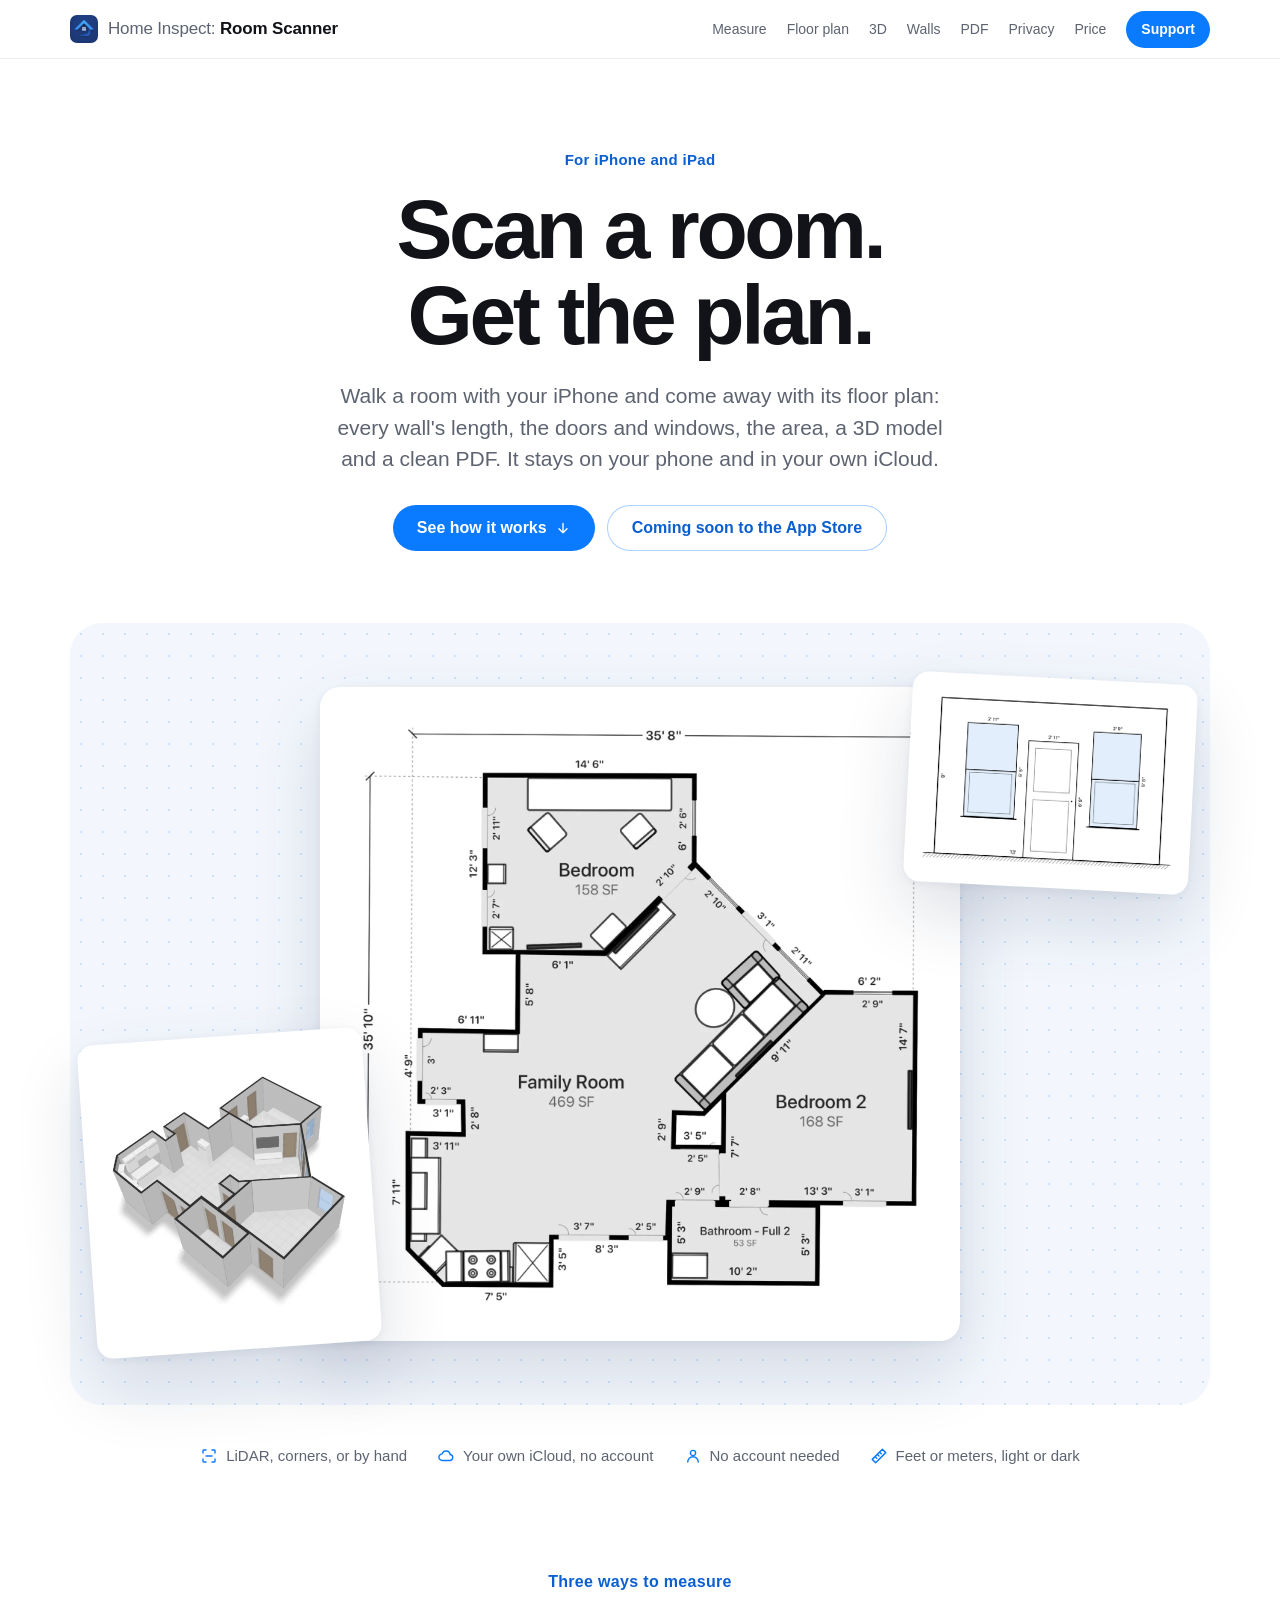
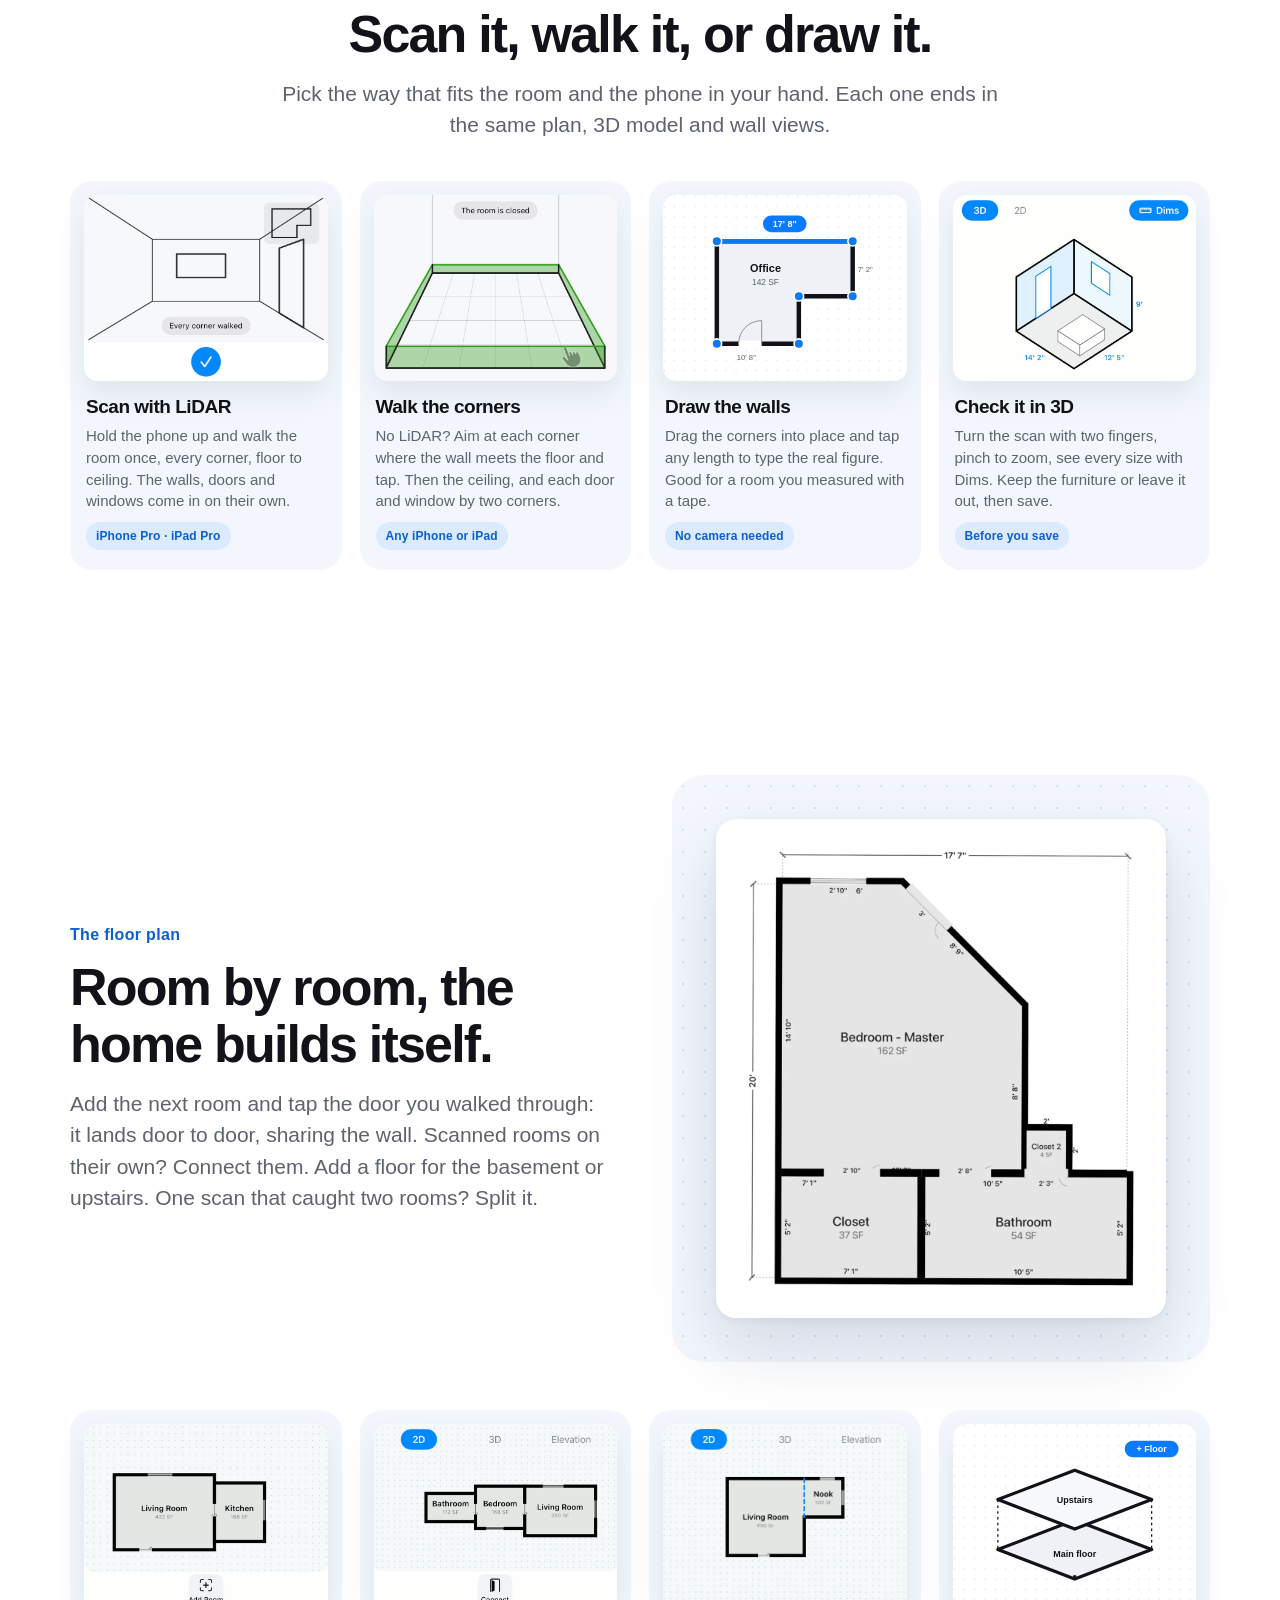
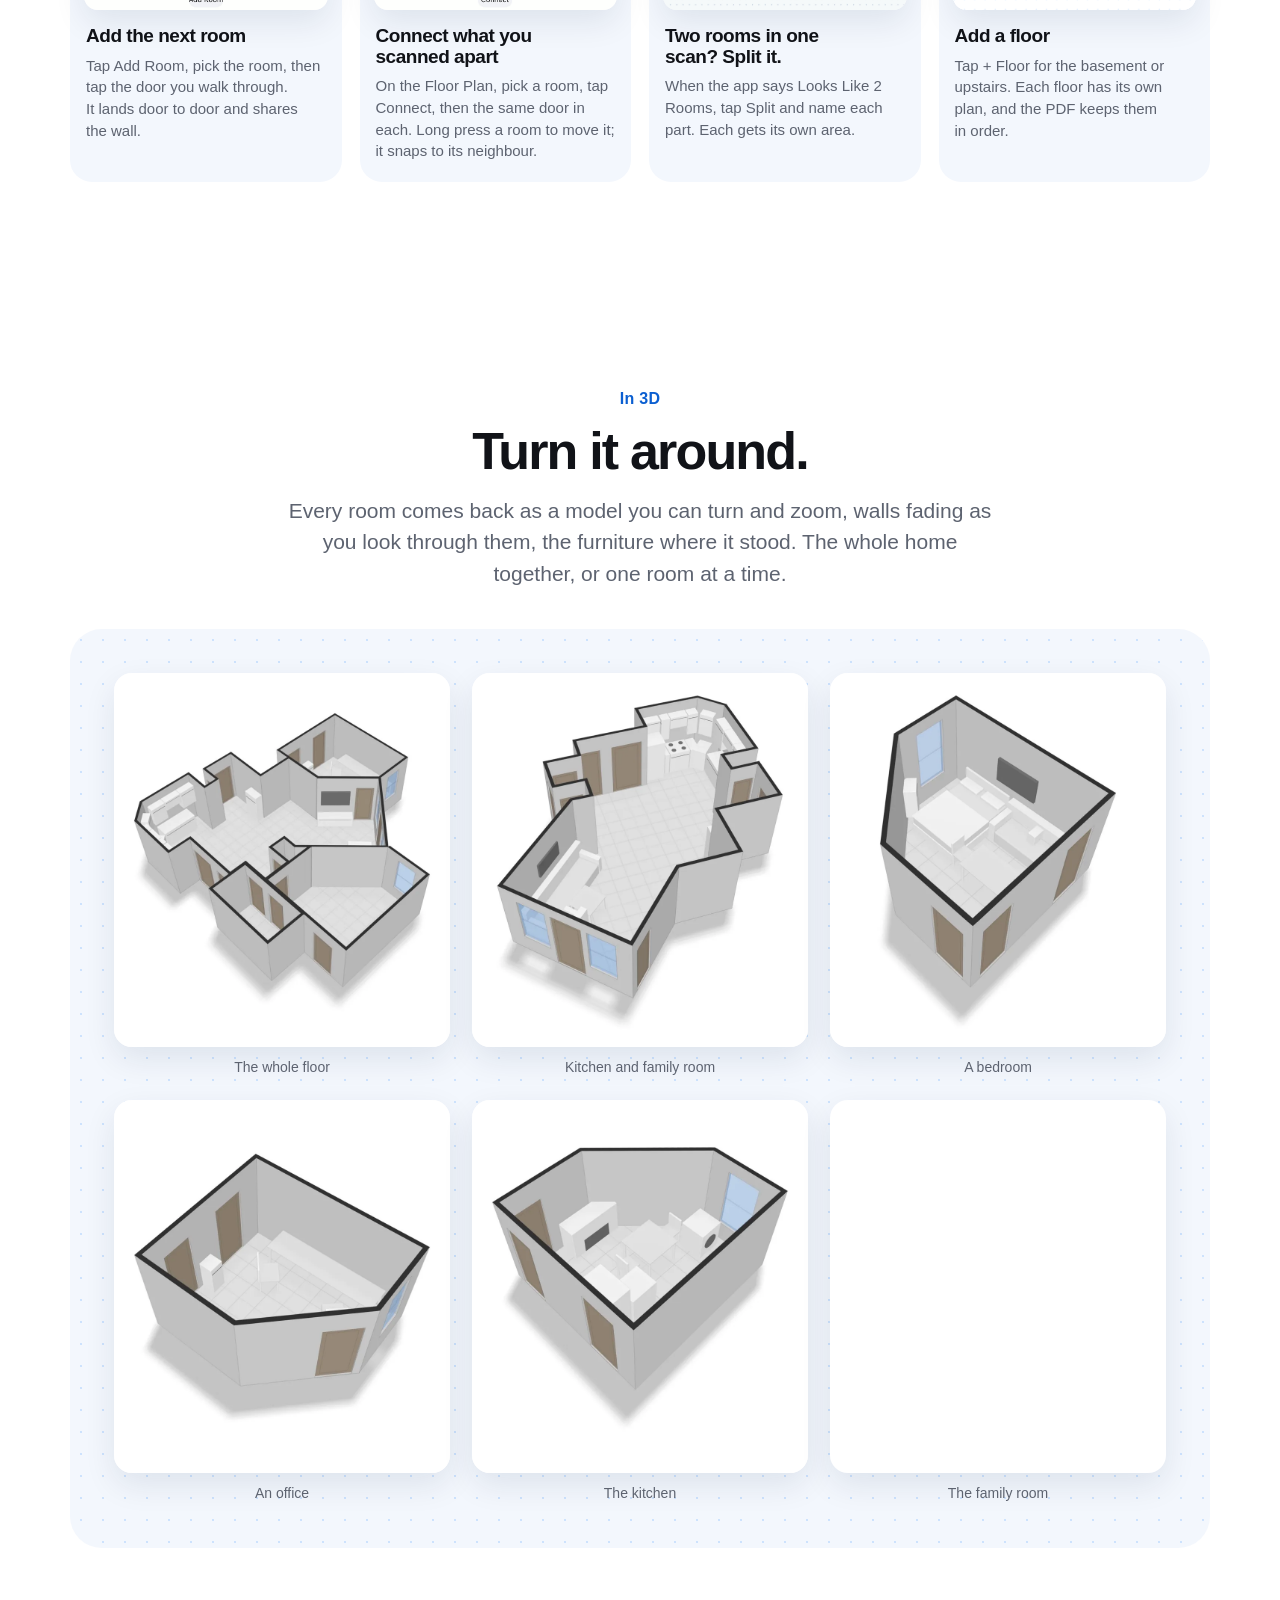
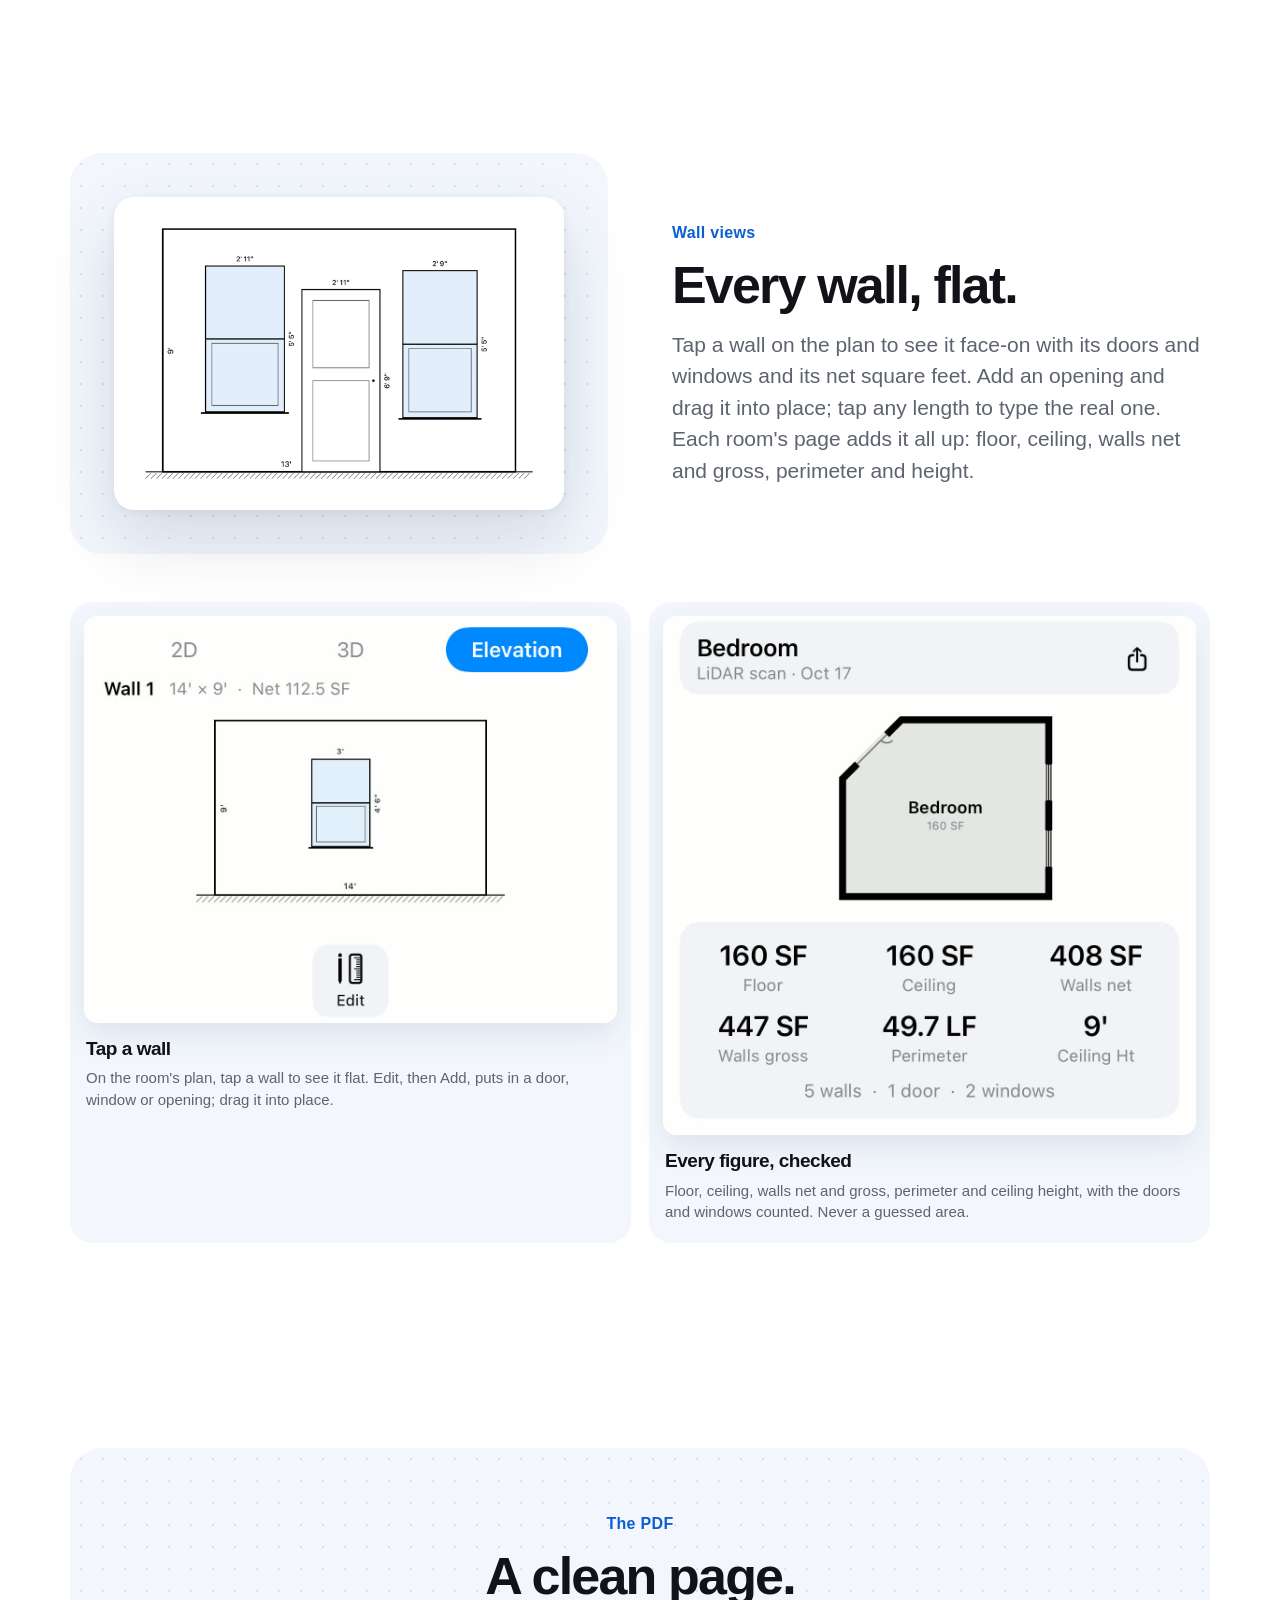
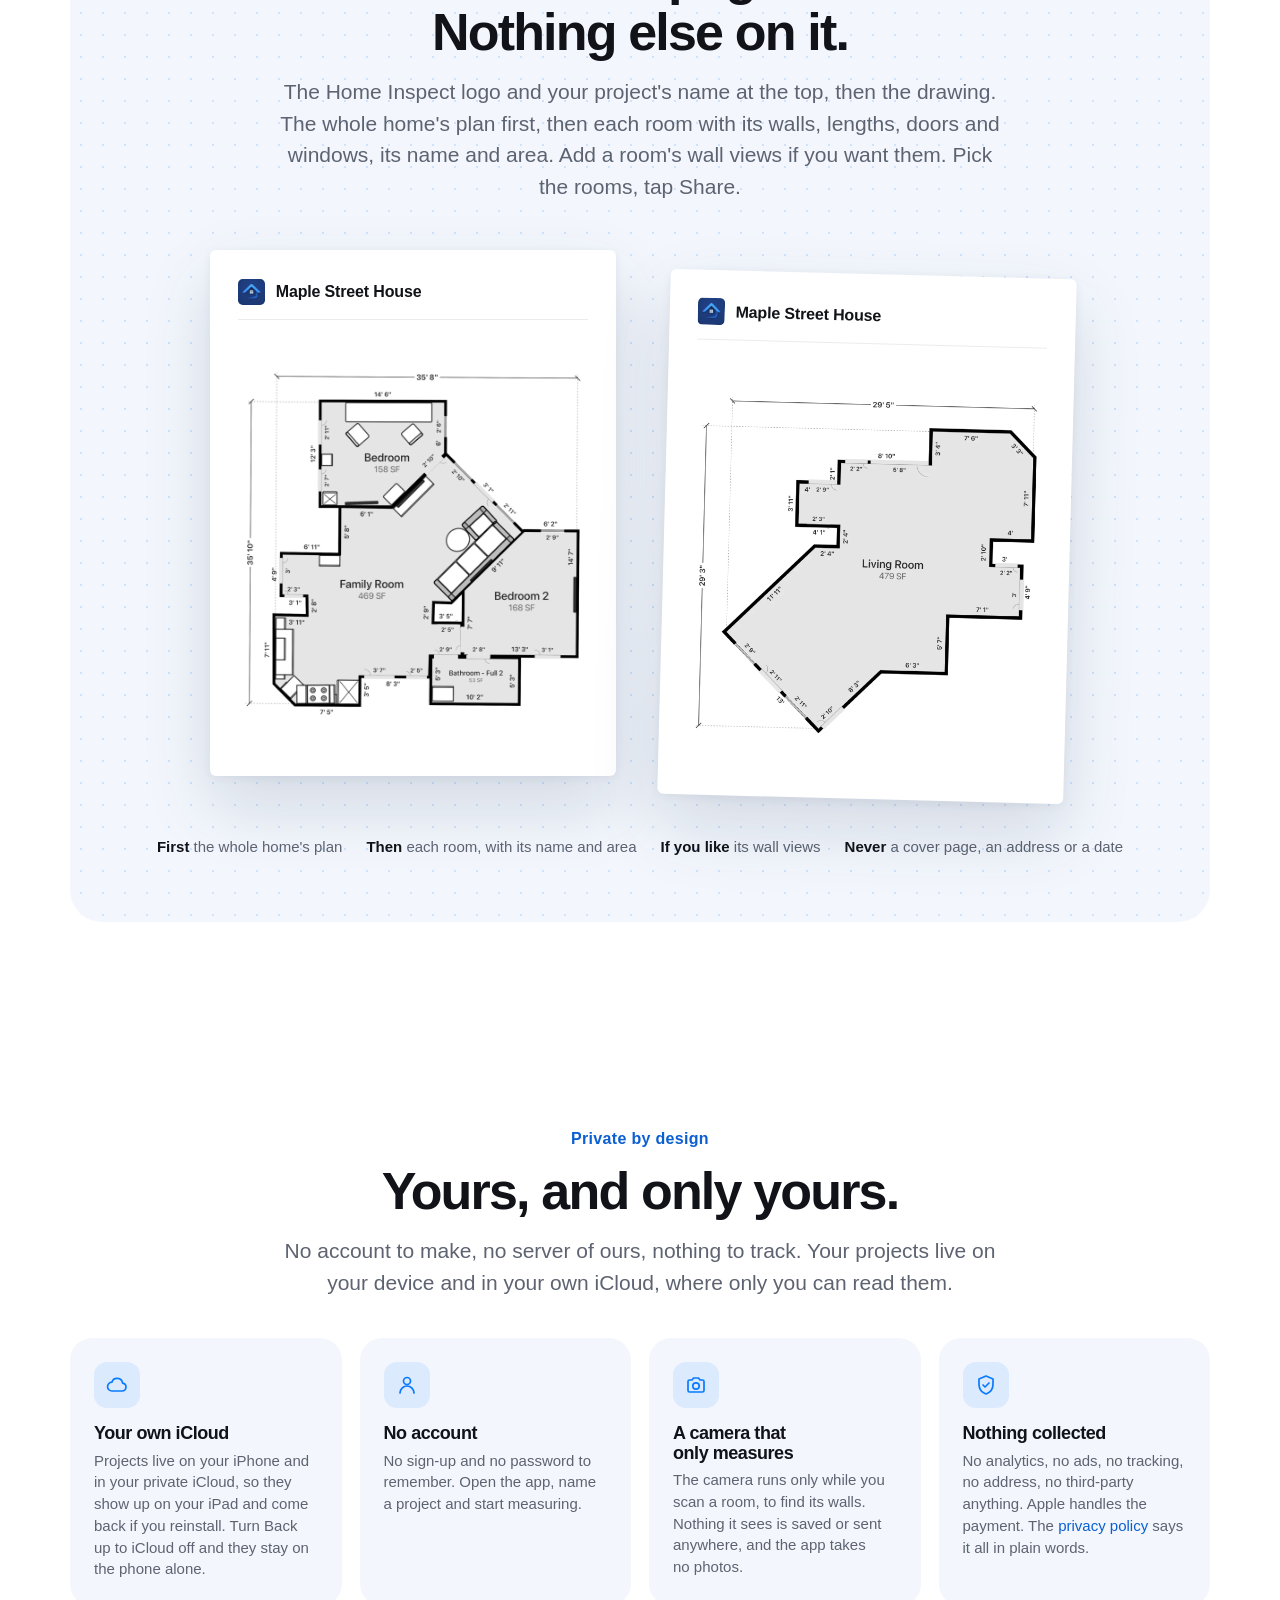
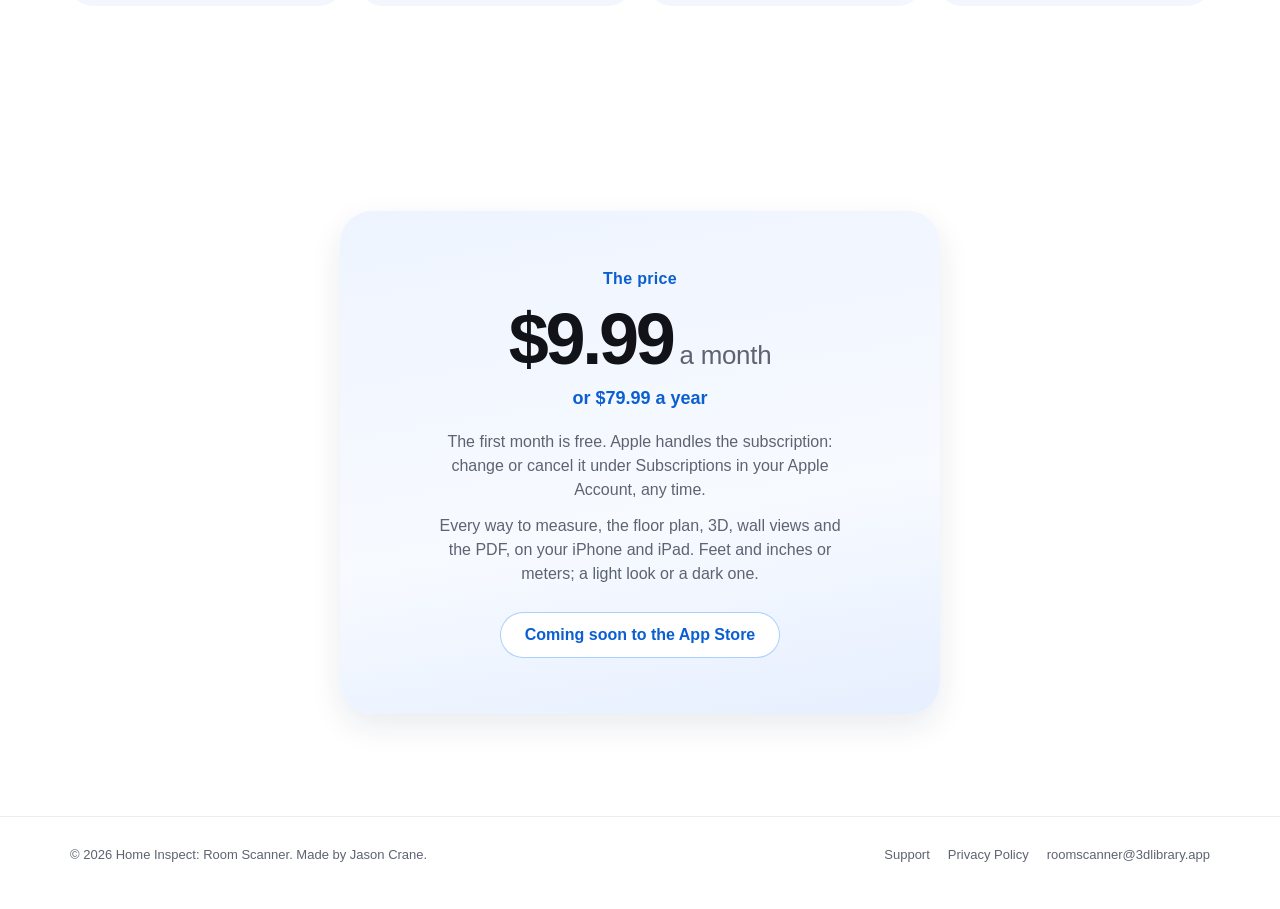
<file: index.html>
<!DOCTYPE html>
<html lang="en">
<head>
<meta charset="utf-8">
<meta name="viewport" content="width=device-width, initial-scale=1, viewport-fit=cover">
<title>Home Inspect: Room Scanner</title>
<meta name="description" content="Scan a room with your iPhone or iPad and get its floor plan: every wall's length, the doors and windows, a 3D model, wall views and a clean PDF. Your own iCloud, no account.">
<link rel="canonical" href="https://roomscanner.3dlibrary.app/">
<meta property="og:type" content="website">
<meta property="og:site_name" content="Home Inspect: Room Scanner">
<meta property="og:title" content="Home Inspect: Room Scanner">
<meta property="og:description" content="Scan a room with your iPhone or iPad and get its floor plan: every wall's length, the doors and windows, a 3D model, wall views and a clean PDF. Your own iCloud, no account.">
<meta property="og:url" content="https://roomscanner.3dlibrary.app/">
<meta property="og:image" content="https://roomscanner.3dlibrary.app/assets/icon-512.png">
<meta name="twitter:card" content="summary">
<meta name="theme-color" content="#ffffff">
<link rel="icon" href="/assets/icon-64.png?v=67c1518d" sizes="64x64" type="image/png">
<link rel="apple-touch-icon" href="/assets/icon-180.png?v=7d4e6437">
<link rel="stylesheet" href="/assets/site.css?v=a3152ab2">
</head>
<body>
<a class="skip" href="#main">Skip to the content</a>
<header class="bar"><div class="wrap"><a class="brand" href="/"><img src="/assets/icon-64.png?v=67c1518d" alt="" width="28" height="28"><span class="name"><span class="pre">Home Inspect: </span>Room Scanner</span></a><nav aria-label="Pages"><a href="#measure" class="more">Measure</a><a href="#plan" class="more">Floor plan</a><a href="#models" class="more">3D</a><a href="#walls" class="more">Walls</a><a href="#pdf" class="more">PDF</a><a href="#private" class="more">Privacy</a><a href="#price" class="more">Price</a><a href="/support" class="pill">Support</a></nav></div></header>

<main id="main">
<section class="hero"><div class="wrap">
  <div class="eyebrow">For iPhone and iPad</div>
  <h1>Scan a room. Get the plan.</h1>
  <p class="lead">Walk a room with your iPhone and come away with its floor plan: every wall's length, the doors and windows, the area, a 3D model and a clean PDF. It stays on your phone and in your own iCloud.</p>
  <div class="ctas"><a class="btn blue" href="#measure">See how it works <svg viewBox="0 0 24 24" aria-hidden="true"><path d="M12 5v14M6 13l6 6 6-6"/></svg></a><span class="btn soon">Coming soon to the App Store</span></div>
  <div class="stage rise">
    <div class="sheet main"><picture><source srcset="/assets/plans/home.webp?v=a0191bfe" type="image/webp"><img src="/assets/plans/home.png?v=5cc8cff3" alt="A home's floor plan from a scan: a family room, two bedrooms and a bathroom, every wall's length and each room's area, the furniture in place" width="1563" height="1600" loading="eager" fetchpriority="high"></picture></div>
    <div class="sheet float left"><div class="model"><picture><source srcset="/assets/models/home.webp?v=4f310da2" type="image/webp"><img src="/assets/models/home.jpg?v=6c7ae9d8" alt="The same floor as a 3D model from above, its rooms, doors and windows" width="900" height="1000" loading="lazy" decoding="async"></picture></div></div>
    <div class="sheet float right"><picture><source srcset="/assets/plans/wall.webp?v=e5270d32" type="image/webp"><img src="/assets/plans/wall.png?v=18f21444" alt="One wall drawn flat: a door between two windows, every size marked" width="1400" height="924" loading="lazy" decoding="async"></picture></div>
  </div>
  <div class="facts">
    <span><svg viewBox="0 0 24 24" aria-hidden="true"><path d="M4 8V5a1 1 0 0 1 1-1h3M16 4h3a1 1 0 0 1 1 1v3M20 16v3a1 1 0 0 1-1 1h-3M8 20H5a1 1 0 0 1-1-1v-3M8 12h8"/></svg>LiDAR, corners, or by hand</span>
    <span><svg viewBox="0 0 24 24" aria-hidden="true"><path d="M7 18h10a4 4 0 0 0 .6-7.95A5.5 5.5 0 0 0 6.9 9.2 4.4 4.4 0 0 0 7 18z"/></svg>Your own iCloud, no account</span>
    <span><svg viewBox="0 0 24 24" aria-hidden="true"><circle cx="12" cy="8" r="3.5"/><path d="M5 20a7 7 0 0 1 14 0"/></svg>No account needed</span>
    <span><svg viewBox="0 0 24 24" aria-hidden="true"><path d="M3 16.5 16.5 3 21 7.5 7.5 21zM7 13l2 2M10 10l2 2M13 7l2 2"/></svg>Feet or meters, light or dark</span>
  </div>
</div></section>

<section id="measure"><div class="wrap">
  <div class="head rise"><div class="eyebrow">Three ways to measure</div><h2>Scan it, walk it, or draw it.</h2><p class="lead">Pick the way that fits the room and the phone in your hand. Each one ends in the same plan, 3D model and wall views.</p></div>
  <div class="cards">
    <article class="card rise"><div class="pic"><video muted playsinline preload="none" data-src="/assets/tips/roomScan.mp4?v=ceceb889" poster="/assets/tips/roomScan.jpg?v=0683b9c0" width="800" height="611" aria-label="Scanning a room: the walls appear as the phone is walked round the room"></video></div><h3>Scan with LiDAR</h3><p>Hold the phone up and walk the room once, every corner, floor to ceiling. The walls, doors and windows come in on their own.</p><span class="chip">iPhone Pro · iPad Pro</span></article>
    <article class="card rise"><div class="pic"><video muted playsinline preload="none" data-src="/assets/tips/cornerScan.mp4?v=9cc3c1bd" poster="/assets/tips/cornerScan.jpg?v=a902a864" width="800" height="611" aria-label="Marking a room's corners: aim at each corner where the wall meets the floor and tap, until the room closes"></video></div><h3>Walk the corners</h3><p>No LiDAR? Aim at each corner where the wall meets the floor and tap. Then the ceiling, and each door and window by two corners.</p><span class="chip">Any iPhone or iPad</span></article>
    <article class="card rise"><div class="pic"><svg viewBox="0 0 380 290" role="img" aria-label="A room drawn by hand: blue handles on its corners to drag, one wall picked and its length ready to type"><defs><pattern id="dots" width="16" height="16" patternUnits="userSpaceOnUse"><circle cx="2" cy="2" r="1.2" fill="rgba(10,122,255,0.18)"/></pattern></defs><rect width="380" height="290" fill="#fff"/><rect width="380" height="290" fill="url(#dots)"/><path d="M84 72H296V158H212V232H84Z" fill="#eef1f5" stroke="#111318" stroke-width="7" stroke-linejoin="miter"/><path d="M118 232h36" stroke="#fff" stroke-width="9"/><path d="M118 232a36 36 0 0 1 36-36" fill="none" stroke="#8a8f99" stroke-width="1.5"/><path d="M154 232v-36" stroke="#8a8f99" stroke-width="1.5"/><path d="M84 72H296" stroke="#0a7aff" stroke-width="7"/><text x="160" y="120" text-anchor="middle" font-family="-apple-system, BlinkMacSystemFont, Helvetica, Arial, sans-serif" font-size="17" font-weight="600" fill="#111318">Office</text><text x="160" y="140" text-anchor="middle" font-family="-apple-system, BlinkMacSystemFont, Helvetica, Arial, sans-serif" font-size="13" fill="#5d6370">142 SF</text><g fill="#0a7aff" stroke="#fff" stroke-width="2.5"><circle cx="84" cy="72" r="7.5"/><circle cx="296" cy="72" r="7.5"/><circle cx="296" cy="158" r="7.5"/><circle cx="212" cy="158" r="7.5"/><circle cx="212" cy="232" r="7.5"/><circle cx="84" cy="232" r="7.5"/></g><rect x="156" y="32" width="68" height="26" rx="13" fill="#0a7aff"/><text x="190" y="50" text-anchor="middle" font-family="-apple-system, BlinkMacSystemFont, Helvetica, Arial, sans-serif" font-size="14" font-weight="600" fill="#fff">17' 8"</text><text x="304" y="120" font-family="-apple-system, BlinkMacSystemFont, Helvetica, Arial, sans-serif" font-size="12" fill="#5d6370">7' 2"</text><text x="130" y="258" text-anchor="middle" font-family="-apple-system, BlinkMacSystemFont, Helvetica, Arial, sans-serif" font-size="12" fill="#5d6370">10' 8"</text></svg></div><h3>Draw the walls</h3><p>Drag the corners into place and tap any length to type the real figure. Good for a room you measured with a tape.</p><span class="chip">No camera needed</span></article>
    <article class="card rise"><div class="pic"><video muted playsinline preload="none" data-src="/assets/tips/roomReview.mp4?v=cc4169e4" poster="/assets/tips/roomReview.jpg?v=d649d736" width="800" height="610" aria-label="Checking a scan in 3D: the room turns, then Dims shows every size"></video></div><h3>Check it in 3D</h3><p>Turn the scan with two fingers, pinch to zoom, see every size with Dims. Keep the furniture or leave it out, then save.</p><span class="chip">Before you save</span></article>
  </div>
</div></section>

<section id="plan"><div class="wrap">
  <div class="split rise">
    <div class="head"><div class="eyebrow">The floor plan</div><h2>Room by room, the home builds itself.</h2><p class="lead">Add the next room and tap the door you walked through: it lands door to door, sharing the wall. Scanned rooms on their own? Connect them. Add a floor for the basement or upstairs. One scan that caught two rooms? Split it.</p></div>
    <div class="panel"><div class="sheet"><picture><source srcset="/assets/plans/bedroom.webp?v=56ff2c24" type="image/webp"><img src="/assets/plans/bedroom.png?v=3abc83c7" alt="A master bedroom with its two closets and bathroom, every wall's length and each room's area marked" width="1069" height="1200" loading="lazy" decoding="async"></picture></div></div>
  </div>
  <div class="cards">
    <article class="card rise"><div class="pic"><video muted playsinline preload="none" data-src="/assets/tips/addRoom.mp4?v=dd752537" poster="/assets/tips/addRoom.jpg?v=6bc0bad9" width="800" height="610" aria-label="Adding a room: tap Add Room, then the door, and the kitchen lands beside the living room"></video></div><h3>Add the next room</h3><p>Tap Add Room, pick the room, then tap the door you walk through. It lands door to door and shares the wall.</p></article>
    <article class="card rise"><div class="pic"><video muted playsinline preload="none" data-src="/assets/tips/homePlan.mp4?v=93b303ff" poster="/assets/tips/homePlan.jpg?v=074c7c2b" width="800" height="610" aria-label="Connecting rooms on the floor plan: tap a door in one room, then the same door in the other, and they join"></video></div><h3>Connect what you scanned apart</h3><p>On the Floor Plan, pick a room, tap Connect, then the same door in each. Long press a room to move it; it snaps to its neighbour.</p></article>
    <article class="card rise"><div class="pic"><video muted playsinline preload="none" data-src="/assets/tips/split.mp4?v=dcf2fc4f" poster="/assets/tips/split.jpg?v=1a839865" width="1140" height="870" aria-label="Splitting a scan: the app says it looks like two rooms, and Split makes a living room and a nook"></video></div><h3>Two rooms in one scan? Split it.</h3><p>When the app says Looks Like 2 Rooms, tap Split and name each part. Each gets its own area.</p></article>
<article class="card rise"><div class="pic"><svg viewBox="0 0 380 290" role="img" aria-label="Two floors of a home stacked, the upstairs over the main floor, and a button to add a floor"><defs><pattern id="dots2" width="16" height="16" patternUnits="userSpaceOnUse"><circle cx="2" cy="2" r="1.2" fill="rgba(10,122,255,0.18)"/></pattern></defs><rect width="380" height="290" fill="#fff"/><rect width="380" height="290" fill="url(#dots2)"/><path d="M70 196L190 150L310 196L190 242Z" fill="#eef1f5" stroke="#111318" stroke-width="5" stroke-linejoin="round"/><path d="M190 150v-6M190 236v6" stroke="#111318" stroke-width="5"/><path d="M70 118L190 72L310 118L190 164Z" fill="#f6f8fb" stroke="#111318" stroke-width="5" stroke-linejoin="round"/><path d="M70 118v78M310 118v78" stroke="#111318" stroke-width="2" stroke-dasharray="4 5"/><text x="190" y="124" text-anchor="middle" font-family="-apple-system, BlinkMacSystemFont, Helvetica, Arial, sans-serif" font-size="14" font-weight="600" fill="#111318">Upstairs</text><text x="190" y="208" text-anchor="middle" font-family="-apple-system, BlinkMacSystemFont, Helvetica, Arial, sans-serif" font-size="14" font-weight="600" fill="#111318">Main floor</text><rect x="268" y="26" width="84" height="26" rx="13" fill="#0a7aff"/><text x="310" y="44" text-anchor="middle" font-family="-apple-system, BlinkMacSystemFont, Helvetica, Arial, sans-serif" font-size="14" font-weight="600" fill="#fff">+ Floor</text></svg></div><h3>Add a floor</h3><p>Tap + Floor for the basement or upstairs. Each floor has its own plan, and the PDF keeps them in order.</p></article>
  </div>
</div></section>

<section id="models"><div class="wrap">
  <div class="head rise"><div class="eyebrow">In 3D</div><h2>Turn it around.</h2><p class="lead">Every room comes back as a model you can turn and zoom, walls fading as you look through them, the furniture where it stood. The whole home together, or one room at a time.</p></div>
  <div class="models rise"><div class="grid">
    <figure><div class="tile"><picture><source srcset="/assets/models/home.webp?v=4f310da2" type="image/webp"><img src="/assets/models/home.jpg?v=6c7ae9d8" alt="A whole floor as a 3D model from above: every room, door and window, the furniture in place" width="900" height="1000" loading="lazy" decoding="async"></picture></div><figcaption>The whole floor</figcaption></figure>
    <figure><div class="tile"><picture><source srcset="/assets/models/kitchen-living.webp?v=28cde087" type="image/webp"><img src="/assets/models/kitchen-living.jpg?v=806488c7" alt="An open kitchen and family room as a 3D model: the stove, the cabinets, the sofa" width="900" height="1000" loading="lazy" decoding="async"></picture></div><figcaption>Kitchen and family room</figcaption></figure>
    <figure><div class="tile"><picture><source srcset="/assets/models/bedroom.webp?v=a1c4f1ff" type="image/webp"><img src="/assets/models/bedroom.jpg?v=21e53ca6" alt="A bedroom as a 3D model: the bed, the TV on the wall, the window" width="900" height="1000" loading="lazy" decoding="async"></picture></div><figcaption>A bedroom</figcaption></figure>
    <figure><div class="tile"><picture><source srcset="/assets/models/office.webp?v=2da65a00" type="image/webp"><img src="/assets/models/office.jpg?v=a9b20a8b" alt="A small room as a 3D model with its desk, chair and nightstand" width="900" height="1000" loading="lazy" decoding="async"></picture></div><figcaption>An office</figcaption></figure>
    <figure><div class="tile"><picture><source srcset="/assets/models/kitchen.webp?v=1eb17518" type="image/webp"><img src="/assets/models/kitchen.jpg?v=ec8b1fea" alt="A kitchen as a 3D model: the fridge, the cabinets, the table and chairs" width="900" height="1000" loading="lazy" decoding="async"></picture></div><figcaption>The kitchen</figcaption></figure>
    <figure><div class="tile"><picture><source srcset="/assets/models/family-room.webp?v=435272c8" type="image/webp"><img src="/assets/models/family-room.jpg?v=fbfde02b" alt="The family room as a 3D model from the other side, its sofa and the kitchen beyond" width="900" height="1000" loading="lazy" decoding="async"></picture></div><figcaption>The family room</figcaption></figure>
  </div></div>
</div></section>

<section id="walls"><div class="wrap">
  <div class="split flip rise">
    <div class="head"><div class="eyebrow">Wall views</div><h2>Every wall, flat.</h2><p class="lead">Tap a wall on the plan to see it face-on with its doors and windows and its net square feet. Add an opening and drag it into place; tap any length to type the real one. Each room's page adds it all up: floor, ceiling, walls net and gross, perimeter and height.</p></div>
    <div class="panel"><div class="sheet"><picture><source srcset="/assets/plans/wall.webp?v=e5270d32" type="image/webp"><img src="/assets/plans/wall.png?v=18f21444" alt="A 13-foot wall drawn flat: a door between two double-hung windows, every width and height marked" width="1400" height="924" loading="lazy" decoding="async"></picture></div></div>
  </div>
  <div class="cards two">
    <article class="card rise"><div class="pic"><video muted playsinline preload="none" data-src="/assets/tips/roomViews.mp4?v=941a5f09" poster="/assets/tips/roomViews.jpg?v=978c1723" width="1140" height="870" aria-label="Tapping a wall on a bedroom's plan, which opens flat with its window and its net square feet"></video></div><h3>Tap a wall</h3><p>On the room's plan, tap a wall to see it flat. Edit, then Add, puts in a door, window or opening; drag it into place.</p></article>
    <article class="card rise"><div class="pic tall"><video muted playsinline preload="none" data-src="/assets/tips/roomFigures.mp4?v=8b9f5454" poster="/assets/tips/roomFigures.jpg?v=324c080f" width="1140" height="1110" aria-label="A bedroom's page: its plan, then floor, ceiling, walls, perimeter and height, with the doors and windows counted"></video></div><h3>Every figure, checked</h3><p>Floor, ceiling, walls net and gross, perimeter and ceiling height, with the doors and windows counted. Never a guessed area.</p></article>
  </div>
</div></section>

<section id="pdf"><div class="wrap">
  <div class="pdf rise">
    <div class="head"><div class="eyebrow">The PDF</div><h2>A clean page. Nothing else on it.</h2><p class="lead">The Home Inspect logo and your project's name at the top, then the drawing. The whole home's plan first, then each room with its walls, lengths, doors and windows, its name and area. Add a room's wall views if you want them. Pick the rooms, tap Share.</p></div>
    <div class="pages" role="group" aria-label="Two pages of the PDF">
      <div class="paper"><div class="top"><img src="/assets/icon-64.png?v=67c1518d" alt="The Home Inspect logo" width="64" height="64"><span>Maple Street House</span></div><div class="art"><picture><source srcset="/assets/plans/home.webp?v=a0191bfe" type="image/webp"><img src="/assets/plans/home.png?v=5cc8cff3" alt="Page one: the whole home's floor plan" width="1563" height="1600" loading="lazy" decoding="async"></picture></div></div>
      <div class="paper"><div class="top"><img src="/assets/icon-64.png?v=67c1518d" alt="The Home Inspect logo" width="64" height="64"><span>Maple Street House</span></div><div class="art"><picture><source srcset="/assets/plans/living.webp?v=be5bbb42" type="image/webp"><img src="/assets/plans/living.png?v=11742e26" alt="Page two: the living room's plan, every wall's length, its doors and windows and its area" width="1200" height="1200" loading="lazy" decoding="async"></picture></div></div>
    </div>
    <div class="notes"><span><b>First</b> the whole home's plan</span><span><b>Then</b> each room, with its name and area</span><span><b>If you like</b> its wall views</span><span><b>Never</b> a cover page, an address or a date</span></div>
  </div>
</div></section>

<section id="private"><div class="wrap">
  <div class="head rise"><div class="eyebrow">Private by design</div><h2>Yours, and only yours.</h2><p class="lead">No account to make, no server of ours, nothing to track. Your projects live on your device and in your own iCloud, where only you can read them.</p></div>
  <div class="plain">
    <div class="card rise"><svg viewBox="0 0 24 24" aria-hidden="true"><path d="M7 18h10a4 4 0 0 0 .6-7.95A5.5 5.5 0 0 0 6.9 9.2 4.4 4.4 0 0 0 7 18z"/></svg><h3>Your own iCloud</h3><p>Projects live on your iPhone and in your private iCloud, so they show up on your iPad and come back if you reinstall. Turn Back up to iCloud off and they stay on the phone alone.</p></div>
    <div class="card rise"><svg viewBox="0 0 24 24" aria-hidden="true"><circle cx="12" cy="8" r="3.5"/><path d="M5 20a7 7 0 0 1 14 0"/></svg><h3>No account</h3><p>No sign-up and no password to remember. Open the app, name a project and start measuring.</p></div>
    <div class="card rise"><svg viewBox="0 0 24 24" aria-hidden="true"><path d="M4 8.5A1.5 1.5 0 0 1 5.5 7H8l1.5-2h5L16 7h2.5A1.5 1.5 0 0 1 20 8.5v9a1.5 1.5 0 0 1-1.5 1.5h-13A1.5 1.5 0 0 1 4 17.5z"/><circle cx="12" cy="13" r="3.2"/></svg><h3>A camera that only measures</h3><p>The camera runs only while you scan a room, to find its walls. Nothing it sees is saved or sent anywhere, and the app takes no photos.</p></div>
    <div class="card rise"><svg viewBox="0 0 24 24" aria-hidden="true"><path d="M12 3l7 3v5.5c0 4.5-3 8-7 9.5-4-1.5-7-5-7-9.5V6z"/><path d="M9 12l2 2 4-4"/></svg><h3>Nothing collected</h3><p>No analytics, no ads, no tracking, no address, no third-party anything. Apple handles the payment. The <a href="/privacy">privacy policy</a> says it all in plain words.</p></div>
  </div>
</div></section>

<section id="price"><div class="wrap">
  <!-- The price lives here and nowhere else on the site. Change these two figures and the free-month line, and every page agrees. -->
  <div class="price rise">
    <div class="eyebrow">The price</div>
    <div class="big">$9.99<small> a month</small></div>
    <div class="or">or $79.99 a year</div>
    <p>The first month is free. Apple handles the subscription: change or cancel it under Subscriptions in your Apple Account, any time.</p>
    <p>Every way to measure, the floor plan, 3D, wall views and the PDF, on your iPhone and iPad. Feet and inches or meters; a light look or a dark one.</p>
    <span class="btn soon">Coming soon to the App Store</span>
  </div>
</div></section>
</main>

<footer><div class="wrap"><div>© 2026 Home Inspect: Room Scanner. Made by Jason Crane.</div><nav aria-label="More"><a href="/support">Support</a><a href="/privacy">Privacy Policy</a><a href="mailto:roomscanner@3dlibrary.app">roomscanner@3dlibrary.app</a></nav></div></footer>
<script src="/assets/site.js?v=82f00fde"></script>
</body>
</html>
</file>
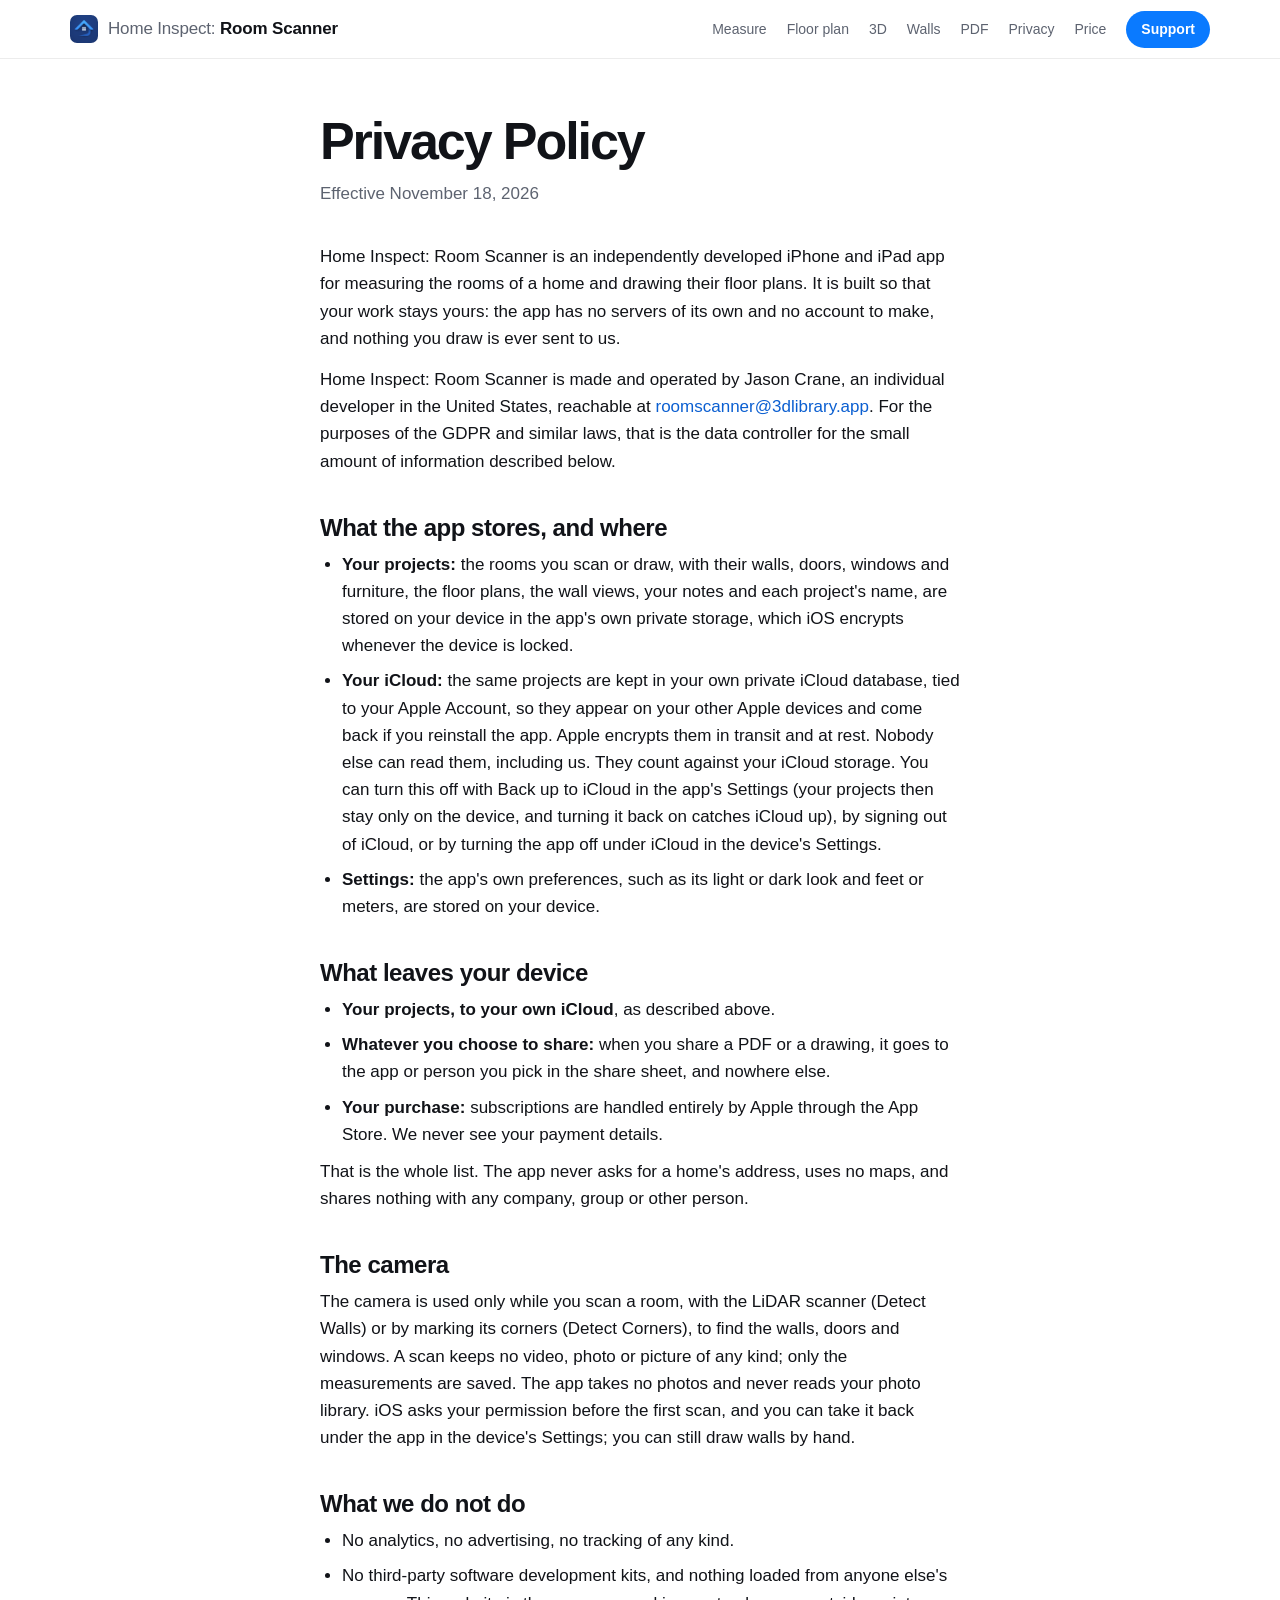
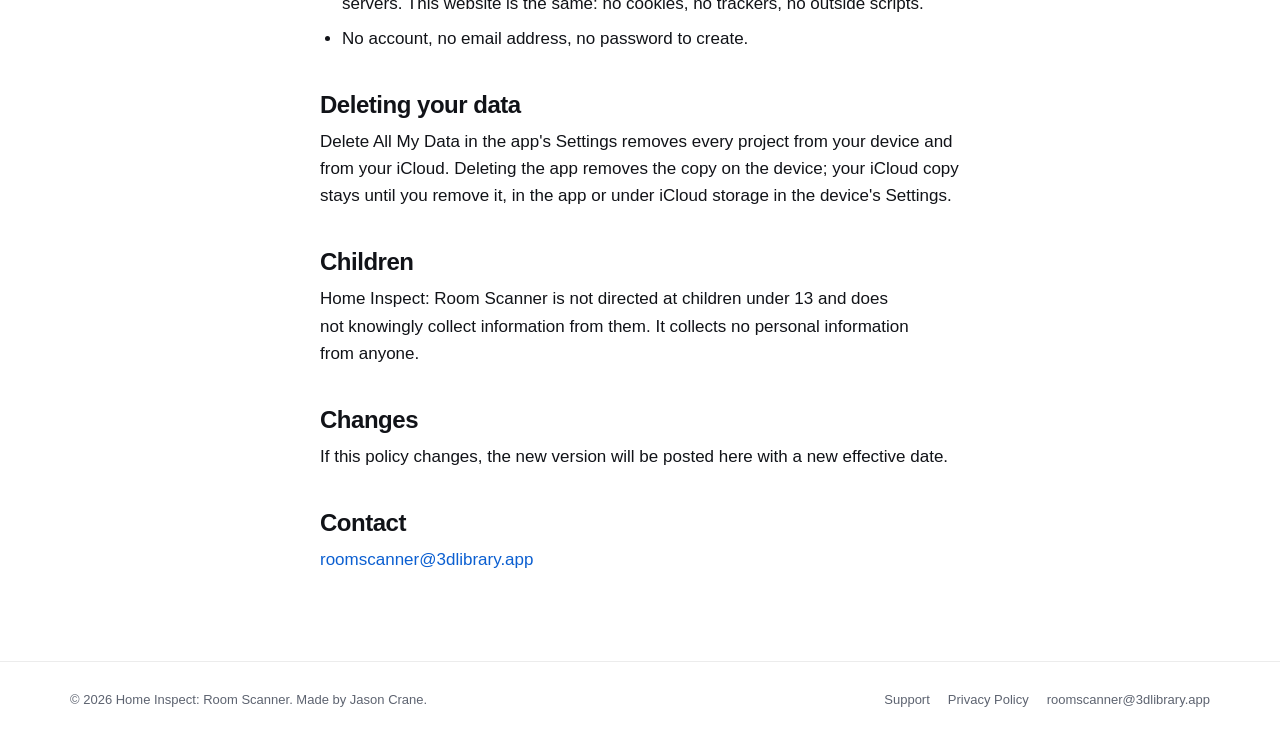
<file: privacy/index.html>
<!DOCTYPE html>
<html lang="en">
<head>
<meta charset="utf-8">
<meta name="viewport" content="width=device-width, initial-scale=1, viewport-fit=cover">
<title>Privacy Policy - Home Inspect: Room Scanner</title>
<meta name="description" content="What Home Inspect: Room Scanner stores and where: your own device and your own iCloud, nothing of ours.">
<link rel="canonical" href="https://roomscanner.3dlibrary.app/privacy">
<meta property="og:type" content="website">
<meta property="og:site_name" content="Home Inspect: Room Scanner">
<meta property="og:title" content="Privacy Policy - Home Inspect: Room Scanner">
<meta property="og:description" content="What Home Inspect: Room Scanner stores and where: your own device and your own iCloud, nothing of ours.">
<meta property="og:url" content="https://roomscanner.3dlibrary.app/privacy">
<meta property="og:image" content="https://roomscanner.3dlibrary.app/assets/icon-512.png">
<meta name="twitter:card" content="summary">
<meta name="theme-color" content="#ffffff">
<link rel="icon" href="/assets/icon-64.png?v=67c1518d" sizes="64x64" type="image/png">
<link rel="apple-touch-icon" href="/assets/icon-180.png?v=7d4e6437">
<link rel="stylesheet" href="/assets/site.css?v=a3152ab2">
</head>
<body>
<a class="skip" href="#main">Skip to the content</a>
<header class="bar"><div class="wrap"><a class="brand" href="/"><img src="/assets/icon-64.png?v=67c1518d" alt="" width="28" height="28"><span class="name"><span class="pre">Home Inspect: </span>Room Scanner</span></a><nav aria-label="Pages"><a href="/#measure" class="more">Measure</a><a href="/#plan" class="more">Floor plan</a><a href="/#models" class="more">3D</a><a href="/#walls" class="more">Walls</a><a href="/#pdf" class="more">PDF</a><a href="/#private" class="more">Privacy</a><a href="/#price" class="more">Price</a><a href="/support" class="pill">Support</a></nav></div></header>
<main id="main" class="wrap article">
  <h1>Privacy Policy</h1>
  <p class="updated">Effective November 18, 2026</p>

  <p>Home Inspect: Room Scanner is an independently developed iPhone and iPad app for measuring the rooms of a home and drawing their floor plans. It is built so that your work stays yours: the app has no servers of its own and no account to make, and nothing you draw is ever sent to us.</p>

  <p>Home Inspect: Room Scanner is made and operated by Jason Crane, an individual developer in the United States, reachable at <a href="mailto:roomscanner@3dlibrary.app">roomscanner@3dlibrary.app</a>. For the purposes of the GDPR and similar laws, that is the data controller for the small amount of information described below.</p>

  <h2>What the app stores, and where</h2>
  <ul>
    <li><strong>Your projects:</strong> the rooms you scan or draw, with their walls, doors, windows and furniture, the floor plans, the wall views, your notes and each project's name, are stored on your device in the app's own private storage, which iOS encrypts whenever the device is locked.</li>
    <li><strong>Your iCloud:</strong> the same projects are kept in your own private iCloud database, tied to your Apple Account, so they appear on your other Apple devices and come back if you reinstall the app. Apple encrypts them in transit and at rest. Nobody else can read them, including us. They count against your iCloud storage. You can turn this off with Back up to iCloud in the app's Settings (your projects then stay only on the device, and turning it back on catches iCloud up), by signing out of iCloud, or by turning the app off under iCloud in the device's Settings.</li>
    <li><strong>Settings:</strong> the app's own preferences, such as its light or dark look and feet or meters, are stored on your device.</li>
  </ul>

  <h2>What leaves your device</h2>
  <ul>
    <li><strong>Your projects, to your own iCloud</strong>, as described above.</li>
    <li><strong>Whatever you choose to share:</strong> when you share a PDF or a drawing, it goes to the app or person you pick in the share sheet, and nowhere else.</li>
    <li><strong>Your purchase:</strong> subscriptions are handled entirely by Apple through the App Store. We never see your payment details.</li>
  </ul>
  <p>That is the whole list. The app never asks for a home's address, uses no maps, and shares nothing with any company, group or other person.</p>

  <h2>The camera</h2>
  <p>The camera is used only while you scan a room, with the LiDAR scanner (Detect Walls) or by marking its corners (Detect Corners), to find the walls, doors and windows. A scan keeps no video, photo or picture of any kind; only the measurements are saved. The app takes no photos and never reads your photo library. iOS asks your permission before the first scan, and you can take it back under the app in the device's Settings; you can still draw walls by hand.</p>

  <h2>What we do not do</h2>
  <ul>
    <li>No analytics, no advertising, no tracking of any kind.</li>
    <li>No third-party software development kits, and nothing loaded from anyone else's servers. This website is the same: no cookies, no trackers, no outside scripts.</li>
    <li>No account, no email address, no password to create.</li>
  </ul>

  <h2>Deleting your data</h2>
  <p>Delete All My Data in the app's Settings removes every project from your device and from your iCloud. Deleting the app removes the copy on the device; your iCloud copy stays until you remove it, in the app or under iCloud storage in the device's Settings.</p>

  <h2>Children</h2>
  <p>Home Inspect: Room Scanner is not directed at children under 13 and does not knowingly collect information from them. It collects no personal information from anyone.</p>

  <h2>Changes</h2>
  <p>If this policy changes, the new version will be posted here with a new effective date.</p>

  <h2>Contact</h2>
  <p><a href="mailto:roomscanner@3dlibrary.app">roomscanner@3dlibrary.app</a></p>
</main>
<footer><div class="wrap"><div>© 2026 Home Inspect: Room Scanner. Made by Jason Crane.</div><nav aria-label="More"><a href="/support">Support</a><a href="/privacy">Privacy Policy</a><a href="mailto:roomscanner@3dlibrary.app">roomscanner@3dlibrary.app</a></nav></div></footer>
<script src="/assets/site.js?v=82f00fde"></script>
</body>
</html>
</file>
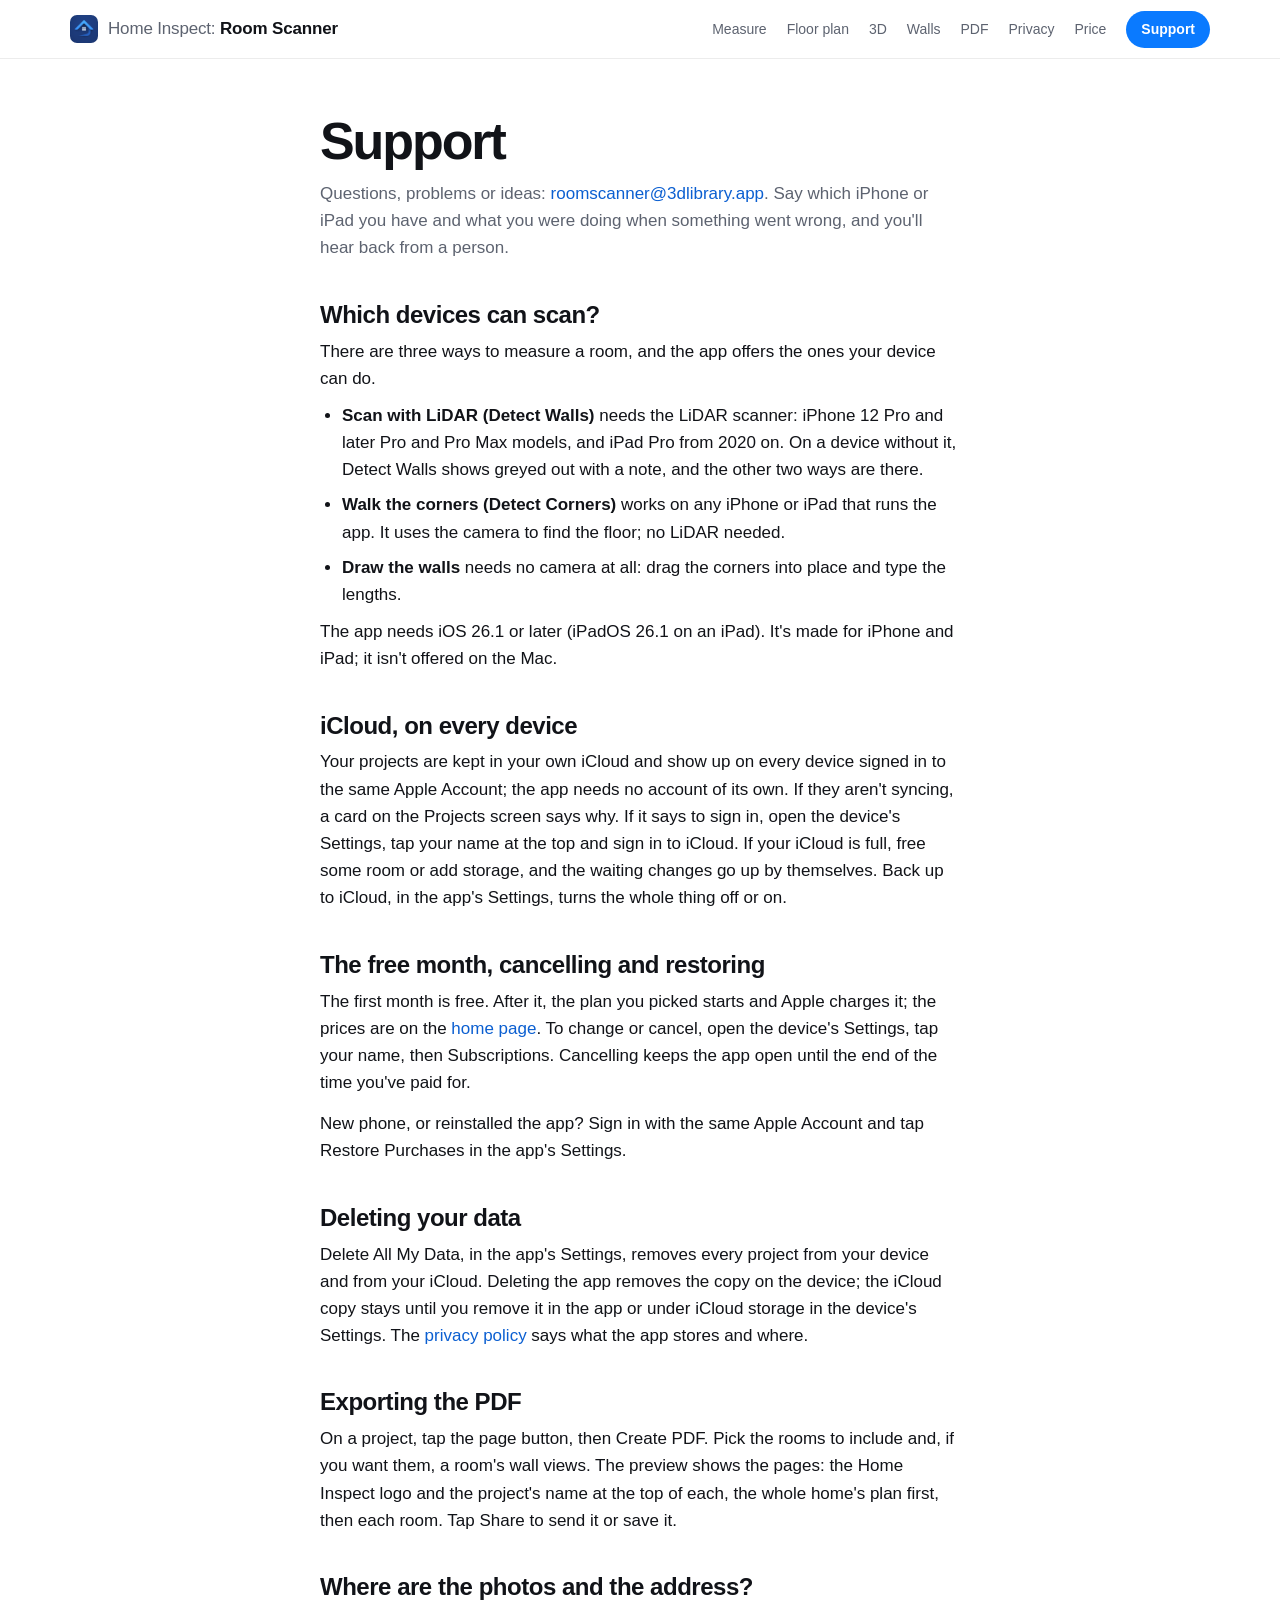
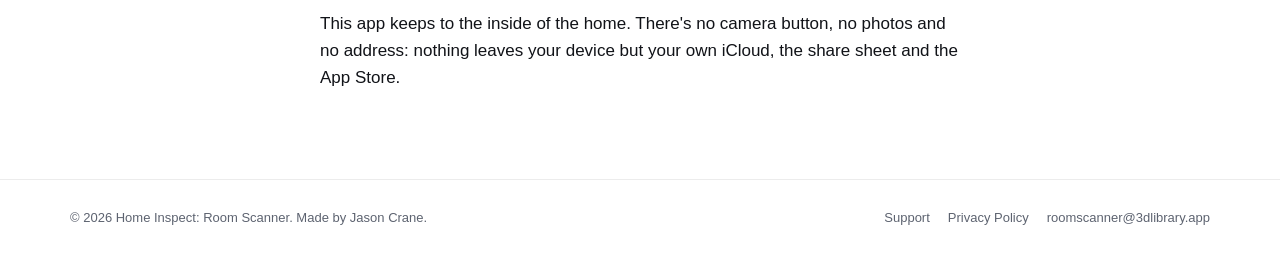
<file: support/index.html>
<!DOCTYPE html>
<html lang="en">
<head>
<meta charset="utf-8">
<meta name="viewport" content="width=device-width, initial-scale=1, viewport-fit=cover">
<title>Support - Home Inspect: Room Scanner</title>
<meta name="description" content="Help with Home Inspect: Room Scanner: which iPhones and iPads can scan, iCloud, the free month and the subscription, deleting your data, the PDF.">
<link rel="canonical" href="https://roomscanner.3dlibrary.app/support">
<meta property="og:type" content="website">
<meta property="og:site_name" content="Home Inspect: Room Scanner">
<meta property="og:title" content="Support - Home Inspect: Room Scanner">
<meta property="og:description" content="Help with Home Inspect: Room Scanner: which iPhones and iPads can scan, iCloud, the free month and the subscription, deleting your data, the PDF.">
<meta property="og:url" content="https://roomscanner.3dlibrary.app/support">
<meta property="og:image" content="https://roomscanner.3dlibrary.app/assets/icon-512.png">
<meta name="twitter:card" content="summary">
<meta name="theme-color" content="#ffffff">
<link rel="icon" href="/assets/icon-64.png?v=67c1518d" sizes="64x64" type="image/png">
<link rel="apple-touch-icon" href="/assets/icon-180.png?v=7d4e6437">
<link rel="stylesheet" href="/assets/site.css?v=a3152ab2">
</head>
<body>
<a class="skip" href="#main">Skip to the content</a>
<header class="bar"><div class="wrap"><a class="brand" href="/"><img src="/assets/icon-64.png?v=67c1518d" alt="" width="28" height="28"><span class="name"><span class="pre">Home Inspect: </span>Room Scanner</span></a><nav aria-label="Pages"><a href="/#measure" class="more">Measure</a><a href="/#plan" class="more">Floor plan</a><a href="/#models" class="more">3D</a><a href="/#walls" class="more">Walls</a><a href="/#pdf" class="more">PDF</a><a href="/#private" class="more">Privacy</a><a href="/#price" class="more">Price</a><a href="/support" class="pill" aria-current="page">Support</a></nav></div></header>
<main id="main" class="wrap article">
  <h1>Support</h1>
  <p class="updated">Questions, problems or ideas: <a href="mailto:roomscanner@3dlibrary.app">roomscanner@3dlibrary.app</a>. Say which iPhone or iPad you have and what you were doing when something went wrong, and you'll hear back from a person.</p>

  <h2>Which devices can scan?</h2>
  <p>There are three ways to measure a room, and the app offers the ones your device can do.</p>
  <ul>
    <li><strong>Scan with LiDAR (Detect Walls)</strong> needs the LiDAR scanner: iPhone 12 Pro and later Pro and Pro Max models, and iPad Pro from 2020 on. On a device without it, Detect Walls shows greyed out with a note, and the other two ways are there.</li>
    <li><strong>Walk the corners (Detect Corners)</strong> works on any iPhone or iPad that runs the app. It uses the camera to find the floor; no LiDAR needed.</li>
    <li><strong>Draw the walls</strong> needs no camera at all: drag the corners into place and type the lengths.</li>
  </ul>
  <p>The app needs iOS 26.1 or later (iPadOS 26.1 on an iPad). It's made for iPhone and iPad; it isn't offered on the Mac.</p>

  <h2>iCloud, on every device</h2>
  <p>Your projects are kept in your own iCloud and show up on every device signed in to the same Apple Account; the app needs no account of its own. If they aren't syncing, a card on the Projects screen says why. If it says to sign in, open the device's Settings, tap your name at the top and sign in to iCloud. If your iCloud is full, free some room or add storage, and the waiting changes go up by themselves. Back up to iCloud, in the app's Settings, turns the whole thing off or on.</p>

  <h2>The free month, cancelling and restoring</h2>
  <p>The first month is free. After it, the plan you picked starts and Apple charges it; the prices are on the <a href="/#price">home page</a>. To change or cancel, open the device's Settings, tap your name, then Subscriptions. Cancelling keeps the app open until the end of the time you've paid for.</p>
  <p>New phone, or reinstalled the app? Sign in with the same Apple Account and tap Restore Purchases in the app's Settings.</p>

  <h2>Deleting your data</h2>
  <p>Delete All My Data, in the app's Settings, removes every project from your device and from your iCloud. Deleting the app removes the copy on the device; the iCloud copy stays until you remove it in the app or under iCloud storage in the device's Settings. The <a href="/privacy">privacy policy</a> says what the app stores and where.</p>

  <h2>Exporting the PDF</h2>
  <p>On a project, tap the page button, then Create PDF. Pick the rooms to include and, if you want them, a room's wall views. The preview shows the pages: the Home Inspect logo and the project's name at the top of each, the whole home's plan first, then each room. Tap Share to send it or save it.</p>

  <h2>Where are the photos and the address?</h2>
  <p>This app keeps to the inside of the home. There's no camera button, no photos and no address: nothing leaves your device but your own iCloud, the share sheet and the App Store.</p>
</main>
<footer><div class="wrap"><div>© 2026 Home Inspect: Room Scanner. Made by Jason Crane.</div><nav aria-label="More"><a href="/support">Support</a><a href="/privacy">Privacy Policy</a><a href="mailto:roomscanner@3dlibrary.app">roomscanner@3dlibrary.app</a></nav></div></footer>
<script src="/assets/site.js?v=82f00fde"></script>
</body>
</html>
</file>
<file: assets/site.css>
/* roomscanner.3dlibrary.app — Home Inspect: Room Scanner.
   White, light and airy, the system type, a touch of the app's blue. The
   drawings the app makes sit on white paper sheets, floating on soft blue
   panels dotted like the app's plan editor. Nothing is loaded from anywhere
   else: no web fonts, no scripts but our own, nothing recorded. */
:root {
  --blue: #0a7aff;
  --blue-ink: #0b5fd1;
  --blue-soft: rgba(10, 122, 255, 0.10);
  --ink: #111318;
  --ink-2: #5d6370;
  --line: rgba(17, 19, 24, 0.08);
  --bg: #ffffff;
  --panel: #f3f7fd;
  --panel-2: #e9f1ff;
  --paper: #ffffff;
  --dots: radial-gradient(rgba(10, 122, 255, 0.16) 1px, transparent 1.4px);
  --shadow: 0 30px 70px rgba(16, 36, 72, 0.14), 0 2px 10px rgba(16, 36, 72, 0.06);
  --shadow-soft: 0 12px 32px rgba(16, 36, 72, 0.09);
  --r: 32px;
  --r-2: 22px;
  color-scheme: light;
}

* { box-sizing: border-box; margin: 0; padding: 0; }
html { scroll-behavior: smooth; -webkit-text-size-adjust: 100%; }
body {
  font-family: -apple-system, BlinkMacSystemFont, "SF Pro Text", "Helvetica Neue", Helvetica, Arial, sans-serif;
  background: var(--bg);
  color: var(--ink);
  line-height: 1.5;
  -webkit-font-smoothing: antialiased;
  text-rendering: optimizeLegibility;
}
img, video, svg { display: block; max-width: 100%; height: auto; }
a { color: var(--blue-ink); text-decoration: none; }
@media (hover: hover) { a:hover { text-decoration: underline; } }
:focus-visible { outline: 3px solid var(--blue); outline-offset: 3px; border-radius: 4px; }
h1, h2, h3 { font-weight: 700; letter-spacing: -0.025em; line-height: 1.08; text-wrap: balance; }
h1 { font-size: clamp(2.75rem, 7.6vw, 5.25rem); letter-spacing: -0.04em; line-height: 1.02; }
h2 { font-size: clamp(2rem, 4.8vw, 3.25rem); letter-spacing: -0.035em; }
h3 { font-size: 1.25rem; }
p { text-wrap: pretty; }
.wrap {
  max-width: 1180px;
  margin: 0 auto;
  padding-left: max(20px, env(safe-area-inset-left, 0px));
  padding-right: max(20px, env(safe-area-inset-right, 0px));
}
.skip { position: absolute; left: 16px; top: -60px; background: var(--blue); color: #fff; padding: 10px 14px; border-radius: 10px; z-index: 50; font-weight: 600; }
.skip:focus { top: 12px; }

/* The bar on top */
.bar { position: sticky; top: 0; z-index: 20; background: rgba(255, 255, 255, 0.78); -webkit-backdrop-filter: saturate(180%) blur(18px); backdrop-filter: saturate(180%) blur(18px); border-bottom: 1px solid var(--line); }
.bar .wrap { display: flex; align-items: center; justify-content: space-between; height: 58px; gap: 16px; }
.brand { display: flex; align-items: center; gap: 10px; color: var(--ink); font-weight: 600; font-size: 1.0625rem; letter-spacing: -0.01em; white-space: nowrap; }
.brand:hover { text-decoration: none; }
.brand img { width: 28px; height: 28px; border-radius: 7px; }
.brand .name { white-space: nowrap; }
.brand .pre { color: var(--ink-2); font-weight: 500; }
.bar nav { display: flex; align-items: center; gap: 20px; font-size: 0.875rem; }
.bar nav a { color: var(--ink-2); white-space: nowrap; }
@media (hover: hover) { .bar nav a:hover { text-decoration: none; color: var(--ink); } .bar nav .pill:hover { color: #fff; opacity: 0.92; } }
.bar nav .pill { background: var(--blue); color: #fff; padding: 8px 15px; border-radius: 999px; font-weight: 600; }
@media (max-width: 860px) { .bar nav .more { display: none; } }
@media (max-width: 440px) { .bar .wrap { gap: 10px; } .brand { font-size: 0.9375rem; gap: 8px; } .brand .pre { display: none; } }

/* Chapters */
section { padding-block: clamp(48px, 8vw, 110px); scroll-margin-top: 66px; }
@media (max-width: 760px) { section { padding-block: 36px; } }
.head { max-width: 720px; margin: 0 auto 40px; text-align: center; }
.eyebrow { color: var(--blue-ink); font-weight: 600; font-size: 1rem; letter-spacing: 0.02em; margin-bottom: 12px; }
.lead { color: var(--ink-2); font-size: clamp(1.0625rem, 1.9vw, 1.3125rem); line-height: 1.5; margin-top: 16px; }
@media (max-width: 760px) { .head { margin-bottom: 24px; } }

/* The opening */
.hero { padding-block: clamp(44px, 7vw, 92px) 0; text-align: center; }
.hero .eyebrow { font-size: 0.9375rem; margin-bottom: 16px; }
.hero h1 { max-width: 14ch; margin: 0 auto; }
.hero .lead { max-width: 640px; margin: 22px auto 0; }
.ctas { display: flex; flex-wrap: wrap; justify-content: center; gap: 12px; margin-top: 30px; }
.btn { display: inline-flex; align-items: center; gap: 8px; padding: 14px 24px; border-radius: 999px; font-weight: 600; font-size: 1rem; line-height: 1; }
.btn.blue { background: var(--blue); color: #fff; }
.btn.soon { background: #fff; border: 1.5px solid rgba(10, 122, 255, 0.35); color: var(--blue-ink); cursor: default; }
@media (hover: hover) { .btn.blue:hover { text-decoration: none; opacity: 0.92; } }
.btn svg { width: 16px; height: 16px; fill: none; stroke: currentColor; stroke-width: 2; stroke-linecap: round; stroke-linejoin: round; }

/* The stage: a dotted panel like the app's editor, the drawings on it */
.stage { position: relative; margin-top: clamp(40px, 6vw, 72px); background: var(--panel); background-image: var(--dots); background-size: 22px 22px; border-radius: var(--r); padding: clamp(24px, 5vw, 64px); }
.sheet { background: var(--paper); border-radius: 20px; box-shadow: var(--shadow); padding: clamp(14px, 2.5vw, 28px); }
.sheet img { width: 100%; height: auto; }
.stage .main { width: min(100%, 640px); margin: 0 auto; }
.stage .float { position: absolute; width: 25%; max-width: 290px; padding: 12px; border-radius: 16px; }
.stage .float.left { left: 1.5%; bottom: 7%; transform: rotate(-4deg); }
.stage .float.right { right: 1.5%; top: 7%; transform: rotate(3deg); }
.stage .float.right img { padding: 8px 2px; }
.stage .float .model { border-radius: 8px; overflow: hidden; }
@media (max-width: 760px) {
  .stage { padding: 16px; display: grid; grid-template-columns: 1fr 1fr; gap: 12px; }
  .stage .main { grid-column: 1 / -1; }
  .stage .float { position: static; width: auto; max-width: none; transform: none; padding: 10px; }
}

/* The facts under the opening */
.facts { display: flex; flex-wrap: wrap; justify-content: center; gap: 12px 30px; margin-top: 40px; color: var(--ink-2); font-size: 0.9375rem; }
.facts span { display: inline-flex; align-items: center; gap: 8px; }
.facts svg { width: 18px; height: 18px; flex: none; fill: none; stroke: var(--blue); stroke-width: 1.9; stroke-linecap: round; stroke-linejoin: round; }
@media (max-width: 760px) { .facts { display: grid; grid-template-columns: 1fr 1fr; text-align: left; gap: 10px 14px; margin-top: 28px; } }

/* Cards with a picture: the ways to measure, the steps */
.cards { display: grid; grid-template-columns: repeat(auto-fit, minmax(min(100%, 240px), 1fr)); gap: 18px; }
.cards.two { grid-template-columns: repeat(auto-fit, minmax(min(100%, 320px), 1fr)); }
.card { background: var(--panel); border-radius: var(--r-2); padding: 14px 14px 20px; display: flex; flex-direction: column; gap: 8px; min-width: 0; }
.card .pic { position: relative; border-radius: 14px; overflow: hidden; background: #fff; box-shadow: var(--shadow-soft); aspect-ratio: 1140 / 870; margin-bottom: 8px; }
.card .pic.tall { aspect-ratio: 1140 / 1110; }
.card .pic video, .card .pic img, .card .pic svg { width: 100%; height: 100%; object-fit: cover; }
.card .pic svg { background: #fff; }
.card h3 { font-size: 1.1875rem; margin: 0 2px; }
.card p { color: var(--ink-2); font-size: 0.9375rem; line-height: 1.45; margin: 0 2px; }
.card .chip { align-self: flex-start; margin: 2px 2px 0; font-size: 0.75rem; font-weight: 600; color: var(--blue-ink); background: var(--blue-soft); padding: 5px 10px; border-radius: 999px; letter-spacing: 0.01em; }
@media (max-width: 760px) {
  .cards, .cards.two { grid-template-columns: 1fr 1fr; gap: 10px; }
  .card { padding: 10px 10px 14px; border-radius: 18px; gap: 5px; }
  .card .pic { border-radius: 11px; margin-bottom: 4px; }
  .card h3 { font-size: 0.9375rem; }
  .card p { font-size: 0.8125rem; }
  .card .chip { font-size: 0.6875rem; padding: 4px 8px; }
}

/* A chapter's drawing beside its words */
.split { display: grid; grid-template-columns: 1fr 1fr; gap: clamp(28px, 5vw, 72px); align-items: center; margin-bottom: clamp(28px, 4vw, 48px); }
.split .head { text-align: left; margin: 0; }
.split.flip .head { order: 2; }
.split .panel { background: var(--panel); background-image: var(--dots); background-size: 22px 22px; border-radius: var(--r); padding: clamp(20px, 4vw, 44px); }
.split .sheet { padding: clamp(14px, 2.5vw, 24px); }
@media (max-width: 760px) {
  .split { grid-template-columns: 1fr; gap: 20px; }
  .split .head, .split.flip .head { text-align: center; order: 0; }
  .split .panel { padding: 16px; }
}

/* The 3D models: a row of tiles on one panel */
.models { background: var(--panel); background-image: var(--dots); background-size: 22px 22px; border-radius: var(--r); padding: clamp(20px, 4vw, 44px); }
.models .grid { display: grid; grid-template-columns: repeat(3, 1fr); gap: clamp(12px, 2vw, 22px); }
.models .tile { background: #fff; border-radius: 18px; overflow: hidden; box-shadow: var(--shadow-soft); aspect-ratio: 9 / 10; }
.models .tile img { width: 100%; height: 100%; object-fit: cover; }
.models figcaption { text-align: center; color: var(--ink-2); font-size: 0.875rem; margin-top: 10px; }
@media (max-width: 760px) { .models { padding: 14px; } .models .grid { grid-template-columns: 1fr 1fr; gap: 10px; } .models .tile { border-radius: 14px; } .models figcaption { font-size: 0.8125rem; margin-top: 6px; } }

/* The PDF: paper pages, built here, with nothing on them but the logo, the
   project's name and the drawing */
.pdf { background: var(--panel); background-image: var(--dots); background-size: 22px 22px; border-radius: var(--r); padding: clamp(24px, 5vw, 64px); }
.pdf .head { margin-bottom: clamp(28px, 4vw, 48px); }
.pages { display: grid; grid-template-columns: 1fr 1fr; gap: clamp(16px, 4vw, 48px); max-width: 860px; margin: 0 auto; align-items: start; }
.paper { background: #fff; border-radius: 6px; box-shadow: var(--shadow); aspect-ratio: 8.5 / 11; padding: 7% 7% 8%; display: flex; flex-direction: column; }
.paper:nth-child(2) { transform: translateY(24px) rotate(1.5deg); }
.paper .top { display: flex; align-items: center; gap: 3.2%; padding-bottom: 4%; border-bottom: 1px solid var(--line); margin-bottom: 7%; }
.paper .top img { width: 7.5%; height: auto; border-radius: 18%; }
.paper .top span { font-weight: 600; font-size: clamp(0.5rem, 1.5vw, 1rem); letter-spacing: -0.01em; color: var(--ink); }
.paper .art { flex: 1; display: flex; align-items: center; justify-content: center; min-height: 0; }
.paper .art img { max-height: 100%; width: auto; max-width: 100%; }
.pdf .notes { display: flex; flex-wrap: wrap; gap: 8px 24px; justify-content: center; margin-top: clamp(36px, 5vw, 60px); color: var(--ink-2); font-size: 0.9375rem; }
.pdf .notes b { color: var(--ink); font-weight: 600; }
@media (max-width: 760px) { .pdf { padding: 16px 14px 20px; } .pages { gap: 12px; } .paper { border-radius: 4px; } .paper:nth-child(2) { transform: translateY(10px) rotate(1deg); } .pdf .notes { margin-top: 28px; font-size: 0.8125rem; gap: 6px 14px; } }

/* Plain cards: private by design */
.plain { display: grid; grid-template-columns: repeat(4, 1fr); gap: 18px; }
.plain .card { padding: 24px 24px 26px; gap: 6px; }
.plain .card svg { width: 46px; height: 46px; padding: 11px; border-radius: 13px; background: var(--blue-soft); fill: none; stroke: var(--blue); stroke-width: 1.7; stroke-linecap: round; stroke-linejoin: round; margin-bottom: 10px; }
.plain .card h3 { font-size: 1.125rem; margin: 0; }
.plain .card p { font-size: 0.9375rem; margin: 0; }
@media (max-width: 1000px) { .plain { grid-template-columns: 1fr 1fr; } }
@media (max-width: 760px) { .plain { gap: 10px; } .plain .card { padding: 16px 14px 18px; } .plain .card svg { width: 38px; height: 38px; padding: 9px; margin-bottom: 4px; } .plain .card h3 { font-size: 1rem; } .plain .card p { font-size: 0.8125rem; } }

/* The price */
.price { max-width: 600px; margin: 0 auto; text-align: center; background: linear-gradient(170deg, #eef4ff 0%, #f7faff 60%, #e6efff 100%); border-radius: var(--r); padding: clamp(36px, 5vw, 56px) 28px; box-shadow: var(--shadow-soft); }
.price .big { font-size: clamp(3rem, 8vw, 4.5rem); font-weight: 700; letter-spacing: -0.045em; line-height: 1; color: var(--ink); margin-top: 4px; }
.price .big small { font-size: 0.36em; color: var(--ink-2); font-weight: 500; letter-spacing: -0.01em; }
.price .or { font-weight: 600; color: var(--blue-ink); margin: 10px 0 18px; font-size: 1.125rem; }
.price p { color: var(--ink-2); font-size: 1rem; max-width: 46ch; margin: 0 auto; }
.price p + p { margin-top: 12px; }
.price .btn { margin-top: 26px; }

/* Pages of words: support, privacy */
.article { max-width: 680px; margin: 0 auto; padding-block: 56px 88px; }
.article h1 { font-size: clamp(2.25rem, 6vw, 3.25rem); }
.article .updated { color: var(--ink-2); margin: 12px 0 36px; }
.article h2 { font-size: 1.5rem; letter-spacing: -0.02em; margin: 40px 0 10px; }
.article h3 { font-size: 1.125rem; margin: 26px 0 6px; }
.article p, .article li { font-size: 1.0625rem; line-height: 1.6; }
.article p + p { margin-top: 14px; }
.article ul { padding-left: 22px; margin: 10px 0; }
.article li + li { margin-top: 8px; }
.article .note { background: var(--panel); border-radius: 16px; padding: 16px 20px; margin-top: 18px; }

/* Gentle motion: blocks rise as they come up, only with scripts on and
   motion allowed; everything is in place without either. */
@media (prefers-reduced-motion: no-preference) {
  html.js .rise { opacity: 0; transform: translateY(12px); transition: opacity 0.35s ease-out, transform 0.35s ease-out; }
  html.js .rise.in { opacity: 1; transform: none; }
}
@media (prefers-reduced-motion: reduce) { html { scroll-behavior: auto; } }
@media print { html.js .rise { opacity: 1; transform: none; } .bar, footer nav { display: none; } }

/* The page for a wrong address */
.lost { text-align: center; padding-block: 96px 120px; }
.lost p { color: var(--ink-2); margin: 14px 0 28px; }

/* The foot */
footer { border-top: 1px solid var(--line); padding-block: 28px 44px; color: var(--ink-2); font-size: 0.8125rem; }
footer .wrap { display: flex; flex-wrap: wrap; gap: 10px 28px; justify-content: space-between; align-items: center; }
footer nav { display: flex; flex-wrap: wrap; gap: 18px; }
footer a { color: var(--ink-2); }
@media (hover: hover) { footer a:hover { color: var(--blue-ink); } }
</file>
